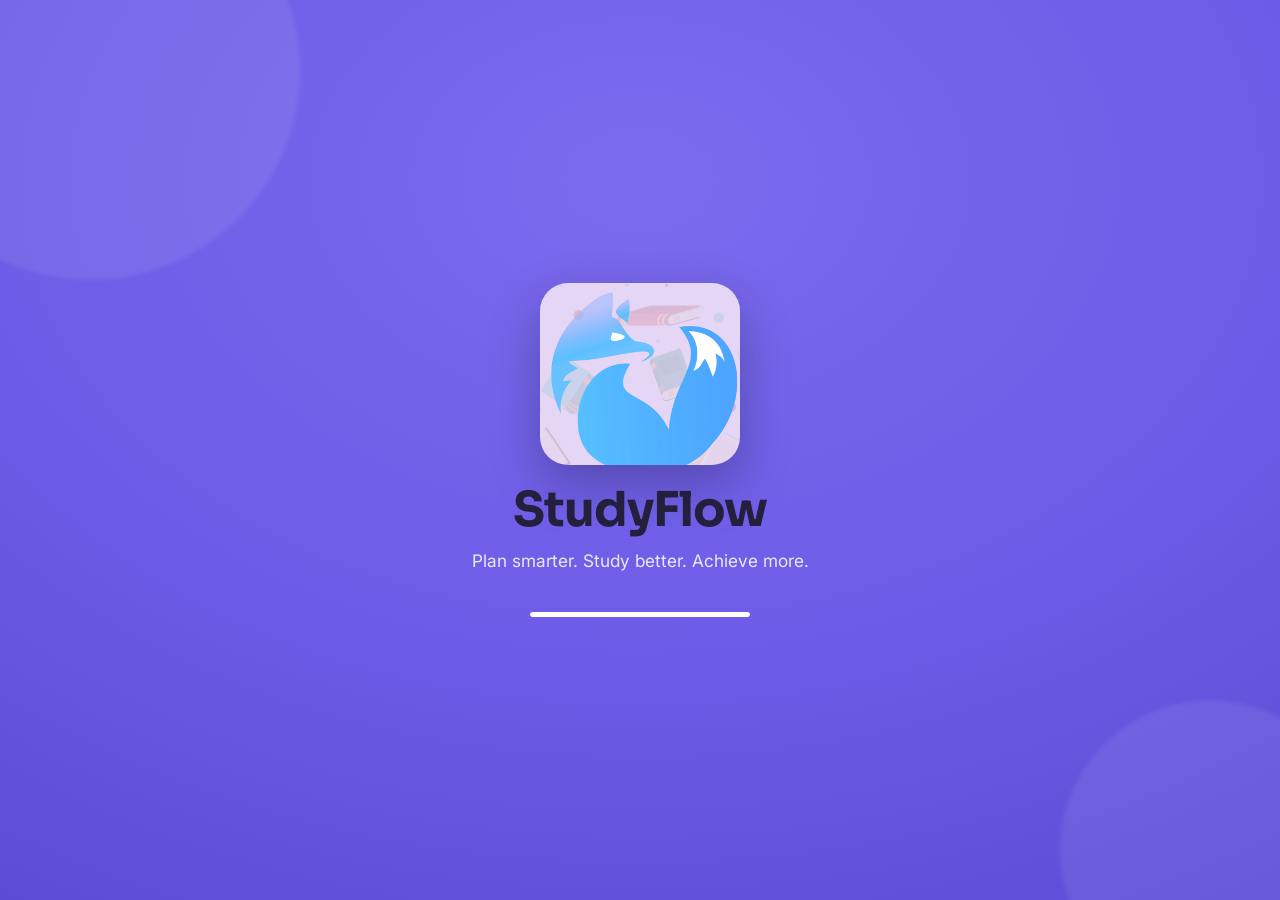
<file: index.html>
<!DOCTYPE html>
<html lang="en">
<head>
<meta charset="UTF-8">
<meta name="viewport" content="width=device-width, initial-scale=1.0">
<script>
  // Apply saved theme immediately (before CSS paints) to avoid a light/dark flash.
  (function () {
    try {
      var raw = localStorage.getItem('sf_settings');
      var settings = raw ? JSON.parse(raw) : null;
      var mode = (settings && settings.appearance) || 'light';
      var effective = mode;
      if (mode === 'system') {
        effective = (window.matchMedia && window.matchMedia('(prefers-color-scheme: dark)').matches) ? 'dark' : 'light';
      }
      document.documentElement.setAttribute('data-theme', effective);
    } catch (e) { /* localStorage unavailable — default light theme applies */ }
  })();
</script>
<title>StudyFlow — Plan smarter. Study better.</title>
<meta name="description" content="StudyFlow is an all-in-one study planner and productivity dashboard for students.">
<link rel="icon" href="assets/images/favicon.png">

<link rel="preconnect" href="https://fonts.googleapis.com">
<link href="https://fonts.googleapis.com/css2?family=Sora:wght@400;600;700;800&family=Inter:wght@400;500;600;700&display=swap" rel="stylesheet">
<link href="https://cdn.jsdelivr.net/npm/bootstrap@5.3.3/dist/css/bootstrap.min.css" rel="stylesheet">
<link rel="stylesheet" href="https://cdn.jsdelivr.net/npm/bootstrap-icons@1.11.3/font/bootstrap-icons.css">
<link rel="stylesheet" href="css/style.css">
</head>
<body>

<div class="splash-screen">
  <div class="splash-orb o1"></div>
  <div class="splash-orb o2"></div>

  <div class="splash-content">
    <div class="splash-fox">
      <img src="assets/images/logo-mark.png" alt="StudyFlow fox mascot">
    </div>
    <h1 class="splash-title">StudyFlow</h1>
    <p class="splash-sub">Plan smarter. Study better. Achieve more.</p>
    <div class="splash-loader"><div class="splash-loader-bar"></div></div>
  </div>
</div>

<script>
  setTimeout(function () {
    window.location.href = 'login.html';
  }, 2000);
</script>
</body>
</html>
</file>
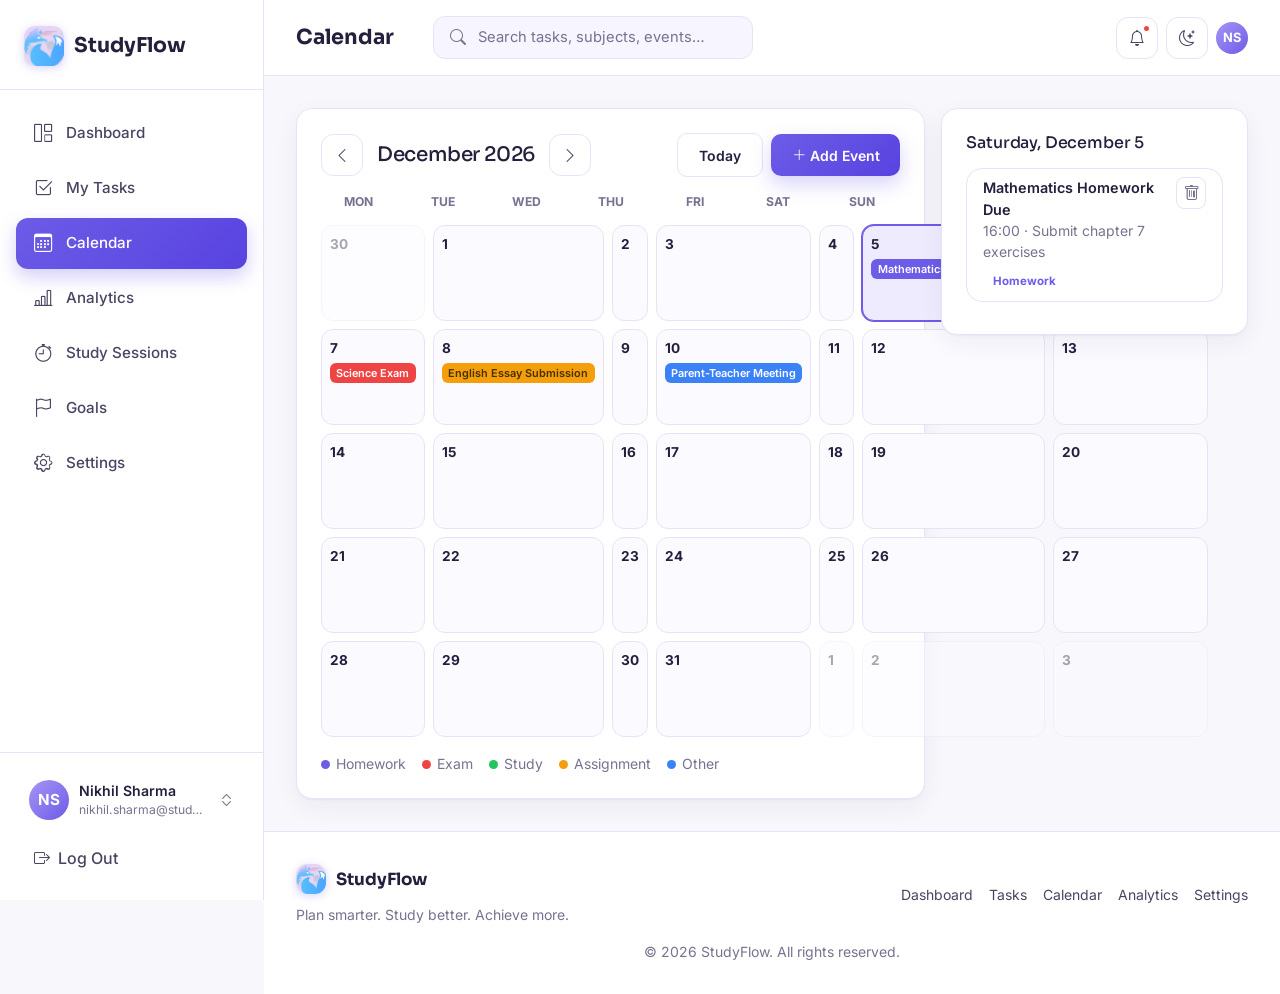
<file: calendar.html>
<!DOCTYPE html>
<html lang="en">
<head>
<meta charset="UTF-8">
<meta name="viewport" content="width=device-width, initial-scale=1.0">
<script>
  // Apply saved theme immediately (before CSS paints) to avoid a light/dark flash.
  (function () {
    try {
      var raw = localStorage.getItem('sf_settings');
      var settings = raw ? JSON.parse(raw) : null;
      var mode = (settings && settings.appearance) || 'light';
      var effective = mode;
      if (mode === 'system') {
        effective = (window.matchMedia && window.matchMedia('(prefers-color-scheme: dark)').matches) ? 'dark' : 'light';
      }
      document.documentElement.setAttribute('data-theme', effective);
    } catch (e) { /* localStorage unavailable — default light theme applies */ }
  })();
</script>
<title>Calendar — StudyFlow</title>
<link rel="icon" href="assets/images/favicon.png">
<link rel="preconnect" href="https://fonts.googleapis.com">
<link href="https://fonts.googleapis.com/css2?family=Sora:wght@400;600;700;800&family=Inter:wght@400;500;600;700&display=swap" rel="stylesheet">
<link href="https://cdn.jsdelivr.net/npm/bootstrap@5.3.3/dist/css/bootstrap.min.css" rel="stylesheet">
<link rel="stylesheet" href="https://cdn.jsdelivr.net/npm/bootstrap-icons@1.11.3/font/bootstrap-icons.css">
<link rel="stylesheet" href="css/style.css">
</head>
<body data-page="calendar" data-title="Calendar">

<div class="sf-sidebar-backdrop"></div>
<div class="app-shell">
  <aside class="sf-sidebar" data-sf-sidebar-slot></aside>

  <div class="sf-main">
    <header class="sf-header" data-sf-header-slot></header>

    <main class="sf-content">
      <div class="row g-3">
        <div class="col-lg-8">
          <div class="sf-card sf-slide-up">
            <div class="sf-card-body">
              <div class="d-flex flex-wrap justify-content-between align-items-center gap-2 mb-3">
                <div class="d-flex align-items-center gap-2">
                  <button class="btn-sf-icon" id="prevMonthBtn" aria-label="Previous month"><i class="bi bi-chevron-left"></i></button>
                  <h3 class="h5 mb-0" id="calMonthLabel" style="min-width:170px;text-align:center">Month Year</h3>
                  <button class="btn-sf-icon" id="nextMonthBtn" aria-label="Next month"><i class="bi bi-chevron-right"></i></button>
                </div>
                <div class="d-flex align-items-center gap-2">
                  <button class="btn btn-sf-outline btn-sm" id="todayBtn">Today</button>
                  <button class="btn btn-sf-primary btn-sm" data-bs-toggle="modal" data-bs-target="#addEventModal">
                    <i class="bi bi-plus-lg me-1"></i>Add Event
                  </button>
                </div>
              </div>

              <div class="sf-calendar-grid mb-2">
                <div class="sf-cal-dow">Mon</div><div class="sf-cal-dow">Tue</div><div class="sf-cal-dow">Wed</div>
                <div class="sf-cal-dow">Thu</div><div class="sf-cal-dow">Fri</div><div class="sf-cal-dow">Sat</div><div class="sf-cal-dow">Sun</div>
              </div>
              <div class="sf-calendar-grid" id="calGrid"></div>

              <div class="d-flex flex-wrap gap-3 mt-3 small text-muted-sf">
                <span><span class="sf-legend-dot" style="background:var(--sf-primary)"></span>Homework</span>
                <span><span class="sf-legend-dot" style="background:var(--sf-danger)"></span>Exam</span>
                <span><span class="sf-legend-dot" style="background:var(--sf-success)"></span>Study</span>
                <span><span class="sf-legend-dot" style="background:var(--sf-warning)"></span>Assignment</span>
                <span><span class="sf-legend-dot" style="background:var(--sf-info)"></span>Other</span>
              </div>
            </div>
          </div>
        </div>

        <div class="col-lg-4">
          <div class="sf-card sf-slide-up">
            <div class="sf-card-body">
              <h3 class="h6 mb-3" id="selectedDayLabel">Selected day</h3>
              <div id="selectedDayEvents"></div>
            </div>
          </div>
        </div>
      </div>
    </main>

    <footer class="sf-footer" data-sf-footer-slot></footer>
  </div>
</div>

<!-- Add Event Modal -->
<div class="modal fade" id="addEventModal" tabindex="-1" aria-hidden="true">
  <div class="modal-dialog modal-dialog-centered">
    <div class="modal-content sf-card">
      <div class="modal-header border-0">
        <h5 class="modal-title">Add Event</h5>
        <button type="button" class="btn-close" data-bs-dismiss="modal"></button>
      </div>
      <form id="addEventForm">
        <div class="modal-body">
          <div class="sf-field">
            <label class="sf-label">Event Name</label>
            <input type="text" class="form-control sf-input" id="eventName" required>
          </div>
          <div class="row">
            <div class="col-6 sf-field">
              <label class="sf-label">Date</label>
              <input type="date" class="form-control sf-input" id="eventDate" required>
            </div>
            <div class="col-6 sf-field">
              <label class="sf-label">Time</label>
              <input type="time" class="form-control sf-input" id="eventTime">
            </div>
          </div>
          <div class="sf-field">
            <label class="sf-label">Type</label>
            <select class="form-select sf-input" id="eventType">
              <option>Homework</option><option>Exam</option><option>Study</option><option>Assignment</option><option>Other</option>
            </select>
          </div>
          <div class="sf-field">
            <label class="sf-label">Description</label>
            <textarea class="form-control sf-input" id="eventDescription" rows="2"></textarea>
          </div>
        </div>
        <div class="modal-footer border-0">
          <button type="button" class="btn btn-sf-outline" data-bs-dismiss="modal">Cancel</button>
          <button type="submit" class="btn btn-sf-primary">Add Event</button>
        </div>
      </form>
    </div>
  </div>
</div>

<script src="https://cdn.jsdelivr.net/npm/bootstrap@5.3.3/dist/js/bootstrap.bundle.min.js"></script>
<script src="js/script.js"></script>
<script src="js/calendar.js"></script>
</body>
</html>
</file>
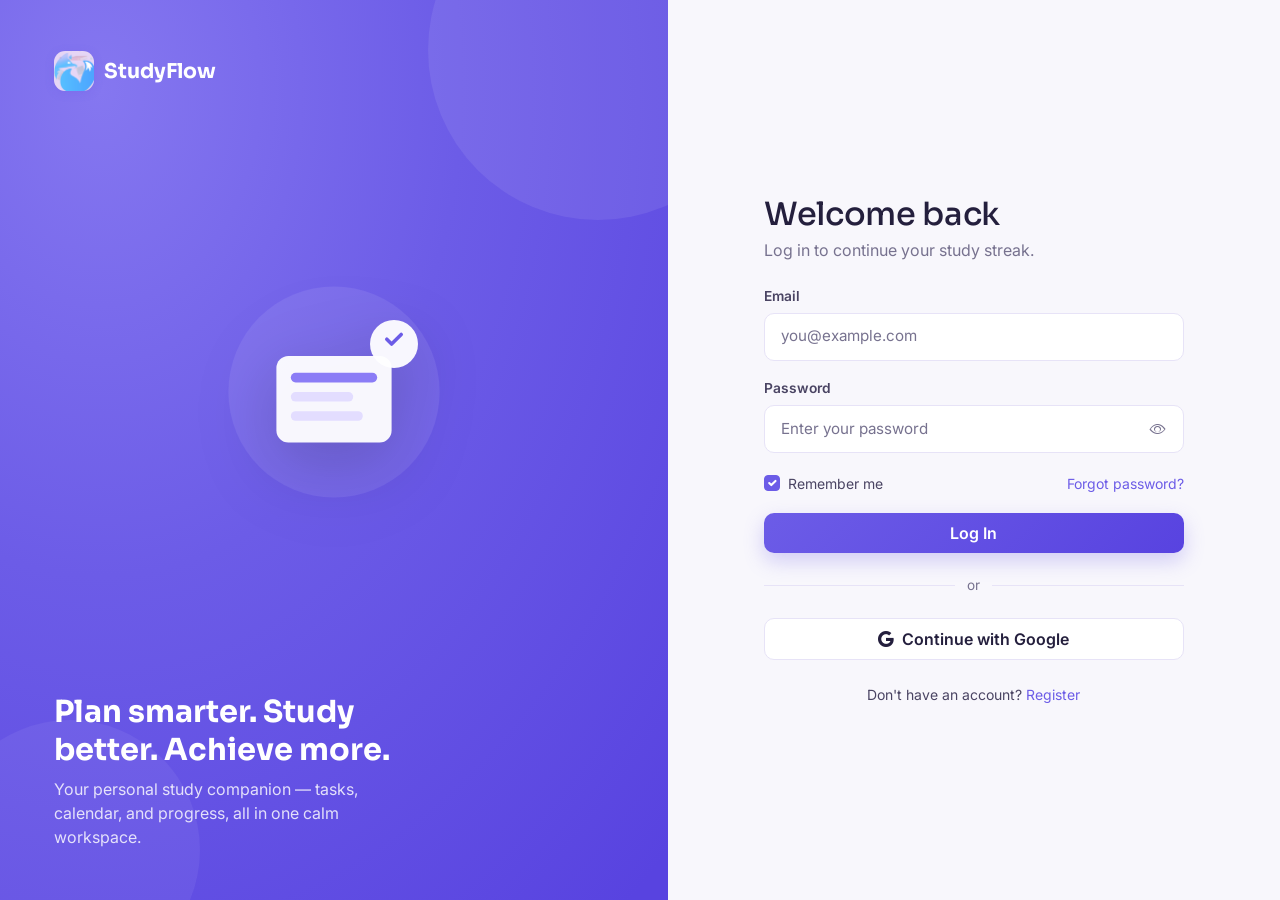
<file: login.html>
<!DOCTYPE html>
<html lang="en">
<head>
<meta charset="UTF-8">
<meta name="viewport" content="width=device-width, initial-scale=1.0">
<script>
  // Apply saved theme immediately (before CSS paints) to avoid a light/dark flash.
  (function () {
    try {
      var raw = localStorage.getItem('sf_settings');
      var settings = raw ? JSON.parse(raw) : null;
      var mode = (settings && settings.appearance) || 'light';
      var effective = mode;
      if (mode === 'system') {
        effective = (window.matchMedia && window.matchMedia('(prefers-color-scheme: dark)').matches) ? 'dark' : 'light';
      }
      document.documentElement.setAttribute('data-theme', effective);
    } catch (e) { /* localStorage unavailable — default light theme applies */ }
  })();
</script>
<title>Log in — StudyFlow</title>
<link rel="icon" href="assets/images/favicon.png">
<link rel="preconnect" href="https://fonts.googleapis.com">
<link href="https://fonts.googleapis.com/css2?family=Sora:wght@400;600;700;800&family=Inter:wght@400;500;600;700&display=swap" rel="stylesheet">
<link href="https://cdn.jsdelivr.net/npm/bootstrap@5.3.3/dist/css/bootstrap.min.css" rel="stylesheet">
<link rel="stylesheet" href="https://cdn.jsdelivr.net/npm/bootstrap-icons@1.11.3/font/bootstrap-icons.css">
<link rel="stylesheet" href="css/style.css">
</head>
<body>

<div class="auth-shell">
  <div class="auth-side">
    <div class="sf-logo">
      <span class="sf-logo-mark">
        <img src="assets/images/logo-mark.png" alt="StudyFlow fox mascot">
      </span>
      StudyFlow
    </div>

    <div class="auth-illustration">
      <svg viewBox="0 0 200 200" fill="none" xmlns="http://www.w3.org/2000/svg" aria-hidden="true">
        <circle cx="100" cy="100" r="88" fill="rgba(255,255,255,0.08)"/>
        <rect x="52" y="70" width="96" height="72" rx="10" fill="#ffffff" opacity="0.95"/>
        <rect x="64" y="84" width="72" height="8" rx="4" fill="#8B7CF6"/>
        <rect x="64" y="100" width="52" height="8" rx="4" fill="#E3DDFF"/>
        <rect x="64" y="116" width="60" height="8" rx="4" fill="#E3DDFF"/>
        <circle cx="150" cy="60" r="20" fill="#ffffff" opacity="0.95"/>
        <path d="M144 56l4 4 8-8" stroke="#6C5CE7" stroke-width="3" stroke-linecap="round" stroke-linejoin="round"/>
      </svg>
    </div>

    <div>
      <div class="auth-tagline mb-2">Plan smarter. Study better. Achieve more.</div>
      <div class="auth-sub">Your personal study companion — tasks, calendar, and progress, all in one calm workspace.</div>
    </div>
  </div>

  <div class="auth-form-side">
    <div class="auth-card sf-fade-in">
      <h2 class="mb-1">Welcome back</h2>
      <p class="text-muted-sf mb-4">Log in to continue your study streak.</p>

      <form id="loginForm" novalidate>
        <div class="sf-field">
          <label class="sf-label" for="loginEmail">Email</label>
          <input type="email" class="form-control sf-input" id="loginEmail" placeholder="you@example.com" required>
          <div class="invalid-feedback">Please enter a valid email address.</div>
        </div>

        <div class="sf-field">
          <label class="sf-label" for="loginPassword">Password</label>
          <div class="position-relative">
            <input type="password" class="form-control sf-input" id="loginPassword" placeholder="Enter your password" required minlength="6">
            <button type="button" class="toggle-pw" data-toggle-target="loginPassword" aria-label="Show password">
              <i class="bi bi-eye"></i>
            </button>
          </div>
          <div class="invalid-feedback">Password must be at least 6 characters.</div>
        </div>

        <div class="d-flex justify-content-between align-items-center mb-3">
          <div class="form-check">
            <input class="form-check-input" type="checkbox" id="rememberMe" checked>
            <label class="form-check-label small text-soft-sf" for="rememberMe">Remember me</label>
          </div>
          <a href="#" class="small" data-bs-toggle="modal" data-bs-target="#forgotModal">Forgot password?</a>
        </div>

        <button type="submit" class="btn btn-sf-primary w-100 py-2">Log In</button>

        <div class="auth-divider">or</div>

        <button type="button" id="googleBtn" class="btn btn-sf-outline w-100 py-2 d-flex align-items-center justify-content-center gap-2">
          <i class="bi bi-google"></i> Continue with Google
        </button>

        <p class="text-center mt-4 mb-0 small text-soft-sf">
          Don't have an account? <a href="register.html">Register</a>
        </p>
      </form>
    </div>
  </div>
</div>

<!-- Forgot password modal -->
<div class="modal fade" id="forgotModal" tabindex="-1" aria-hidden="true">
  <div class="modal-dialog modal-dialog-centered">
    <div class="modal-content sf-card">
      <div class="modal-header border-0">
        <h5 class="modal-title">Reset your password</h5>
        <button type="button" class="btn-close" data-bs-dismiss="modal"></button>
      </div>
      <div class="modal-body">
        <p class="text-muted-sf">Enter your email and we'll send a reset link your way.</p>
        <input type="email" class="form-control sf-input" placeholder="you@example.com">
      </div>
      <div class="modal-footer border-0">
        <button type="button" class="btn btn-sf-outline" data-bs-dismiss="modal">Cancel</button>
        <button type="button" class="btn btn-sf-primary" id="sendResetBtn">Send Link</button>
      </div>
    </div>
  </div>
</div>

<script src="https://cdn.jsdelivr.net/npm/bootstrap@5.3.3/dist/js/bootstrap.bundle.min.js"></script>
<script src="js/script.js"></script>
<script>
  // Show/hide password
  document.querySelectorAll('.toggle-pw').forEach(function (btn) {
    btn.addEventListener('click', function () {
      var input = document.getElementById(btn.getAttribute('data-toggle-target'));
      var icon = btn.querySelector('i');
      if (input.type === 'password') { input.type = 'text'; icon.className = 'bi bi-eye-slash'; }
      else { input.type = 'password'; icon.className = 'bi bi-eye'; }
    });
  });

  // Login form validation + "auth"
  var form = document.getElementById('loginForm');
  form.addEventListener('submit', function (e) {
    e.preventDefault();
    e.stopPropagation();
    if (!form.checkValidity()) {
      form.classList.add('was-validated');
      return;
    }
    var btn = form.querySelector('button[type="submit"]');
    btn.disabled = true;
    btn.innerHTML = '<span class="spinner-border spinner-border-sm me-2"></span>Logging in…';
    setTimeout(function () { window.location.href = 'dashboard.html'; }, 700);
  });

  document.getElementById('googleBtn').addEventListener('click', function () {
    SF.toast('Signed in with Google (demo)', 'bi-google');
    setTimeout(function () { window.location.href = 'dashboard.html'; }, 600);
  });

  document.getElementById('sendResetBtn').addEventListener('click', function () {
    SF.toast('Reset link sent — check your inbox', 'bi-envelope-check');
    var modalEl = document.getElementById('forgotModal');
    bootstrap.Modal.getInstance(modalEl)?.hide();
  });
</script>
</body>
</html>
</file>
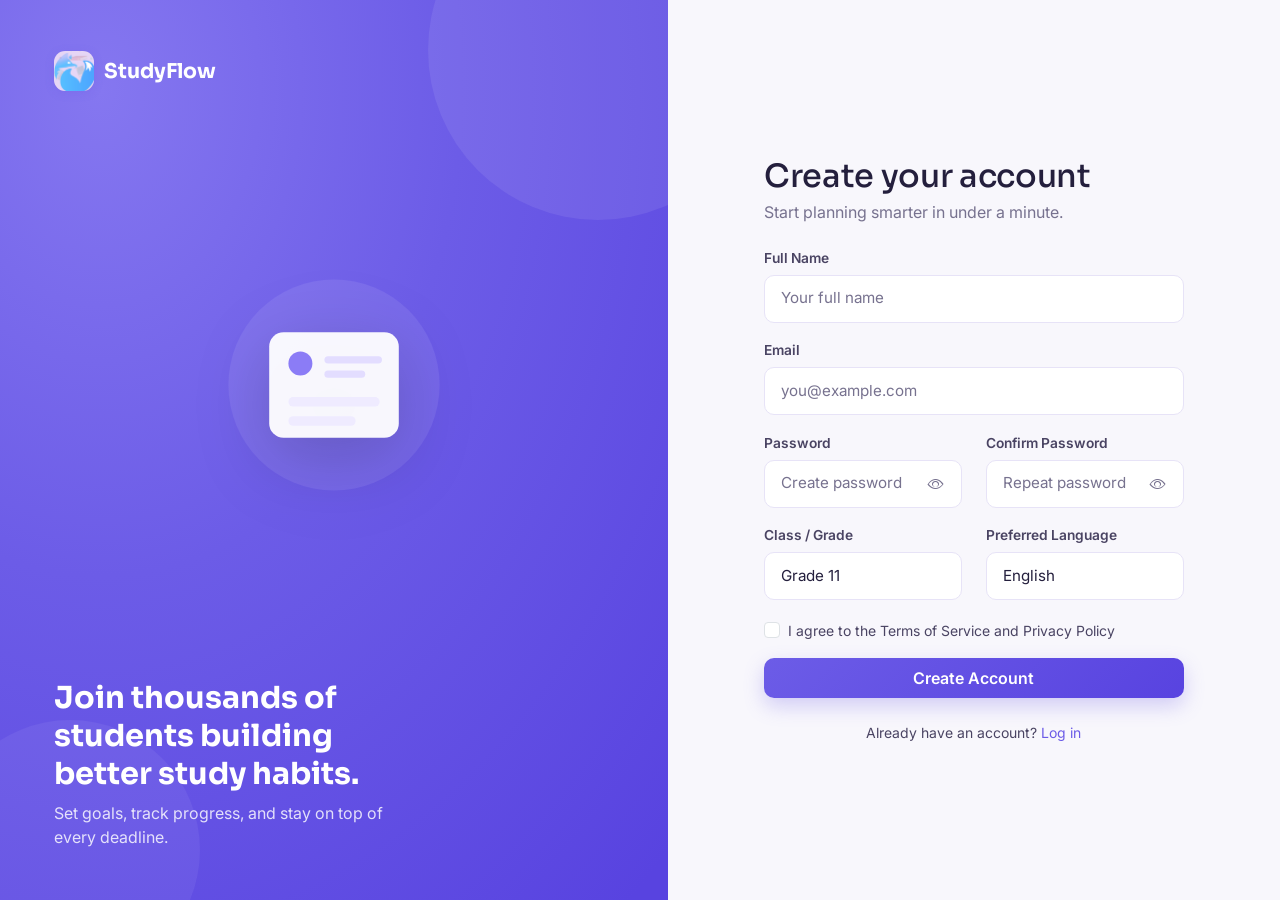
<file: register.html>
<!DOCTYPE html>
<html lang="en">
<head>
<meta charset="UTF-8">
<meta name="viewport" content="width=device-width, initial-scale=1.0">
<script>
  // Apply saved theme immediately (before CSS paints) to avoid a light/dark flash.
  (function () {
    try {
      var raw = localStorage.getItem('sf_settings');
      var settings = raw ? JSON.parse(raw) : null;
      var mode = (settings && settings.appearance) || 'light';
      var effective = mode;
      if (mode === 'system') {
        effective = (window.matchMedia && window.matchMedia('(prefers-color-scheme: dark)').matches) ? 'dark' : 'light';
      }
      document.documentElement.setAttribute('data-theme', effective);
    } catch (e) { /* localStorage unavailable — default light theme applies */ }
  })();
</script>
<title>Create Account — StudyFlow</title>
<link rel="icon" href="assets/images/favicon.png">
<link rel="preconnect" href="https://fonts.googleapis.com">
<link href="https://fonts.googleapis.com/css2?family=Sora:wght@400;600;700;800&family=Inter:wght@400;500;600;700&display=swap" rel="stylesheet">
<link href="https://cdn.jsdelivr.net/npm/bootstrap@5.3.3/dist/css/bootstrap.min.css" rel="stylesheet">
<link rel="stylesheet" href="https://cdn.jsdelivr.net/npm/bootstrap-icons@1.11.3/font/bootstrap-icons.css">
<link rel="stylesheet" href="css/style.css">
</head>
<body>

<div class="auth-shell">
  <div class="auth-side">
    <div class="sf-logo">
      <span class="sf-logo-mark">
        <img src="assets/images/logo-mark.png" alt="StudyFlow fox mascot">
      </span>
      StudyFlow
    </div>

    <div class="auth-illustration">
      <svg viewBox="0 0 200 200" fill="none" xmlns="http://www.w3.org/2000/svg" aria-hidden="true">
        <circle cx="100" cy="100" r="88" fill="rgba(255,255,255,0.08)"/>
        <rect x="46" y="56" width="108" height="88" rx="12" fill="#ffffff" opacity="0.95"/>
        <circle cx="72" cy="82" r="10" fill="#8B7CF6"/>
        <rect x="92" y="76" width="48" height="6" rx="3" fill="#E3DDFF"/>
        <rect x="92" y="88" width="34" height="6" rx="3" fill="#E3DDFF"/>
        <rect x="62" y="110" width="76" height="8" rx="4" fill="#EFEBFF"/>
        <rect x="62" y="126" width="56" height="8" rx="4" fill="#EFEBFF"/>
      </svg>
    </div>

    <div>
      <div class="auth-tagline mb-2">Join thousands of students building better study habits.</div>
      <div class="auth-sub">Set goals, track progress, and stay on top of every deadline.</div>
    </div>
  </div>

  <div class="auth-form-side">
    <div class="auth-card sf-fade-in">
      <h2 class="mb-1">Create your account</h2>
      <p class="text-muted-sf mb-4">Start planning smarter in under a minute.</p>

      <form id="registerForm" novalidate>
        <div class="sf-field">
          <label class="sf-label" for="regName">Full Name</label>
          <input type="text" class="form-control sf-input" id="regName" placeholder="Your full name" required>
          <div class="invalid-feedback">Please enter your name.</div>
        </div>

        <div class="sf-field">
          <label class="sf-label" for="regEmail">Email</label>
          <input type="email" class="form-control sf-input" id="regEmail" placeholder="you@example.com" required>
          <div class="invalid-feedback">Please enter a valid email address.</div>
        </div>

        <div class="row">
          <div class="col-6 sf-field">
            <label class="sf-label" for="regPassword">Password</label>
            <div class="position-relative">
              <input type="password" class="form-control sf-input" id="regPassword" placeholder="Create password" required minlength="6">
              <button type="button" class="toggle-pw" data-toggle-target="regPassword" aria-label="Show password"><i class="bi bi-eye"></i></button>
            </div>
            <div class="invalid-feedback">Min. 6 characters.</div>
          </div>
          <div class="col-6 sf-field">
            <label class="sf-label" for="regConfirm">Confirm Password</label>
            <div class="position-relative">
              <input type="password" class="form-control sf-input" id="regConfirm" placeholder="Repeat password" required minlength="6">
              <button type="button" class="toggle-pw" data-toggle-target="regConfirm" aria-label="Show password"><i class="bi bi-eye"></i></button>
            </div>
            <div class="invalid-feedback">Passwords must match.</div>
          </div>
        </div>

        <div class="row">
          <div class="col-6 sf-field">
            <label class="sf-label" for="regGrade">Class / Grade</label>
            <select class="form-select sf-input" id="regGrade" required>
              <option value="" selected disabled>Select grade</option>
              <option>Grade 8</option>
              <option>Grade 9</option>
              <option>Grade 10</option>
              <option selected>Grade 11</option>
              <option>Grade 12</option>
              <option>Undergraduate</option>
            </select>
            <div class="invalid-feedback">Please select a grade.</div>
          </div>
          <div class="col-6 sf-field">
            <label class="sf-label" for="regLang">Preferred Language</label>
            <select class="form-select sf-input" id="regLang">
              <option selected>English</option>
              <option>Hindi</option>
              <option>Spanish</option>
              <option>French</option>
              <option>German</option>
              <option>Tamil</option>
              <option>Japanese</option>
            </select>
          </div>
        </div>

        <div class="form-check mb-3">
          <input class="form-check-input" type="checkbox" id="agreeTerms" required>
          <label class="form-check-label small text-soft-sf" for="agreeTerms">I agree to the Terms of Service and Privacy Policy</label>
          <div class="invalid-feedback">You must agree before continuing.</div>
        </div>

        <button type="submit" class="btn btn-sf-primary w-100 py-2">Create Account</button>

        <p class="text-center mt-4 mb-0 small text-soft-sf">
          Already have an account? <a href="login.html">Log in</a>
        </p>
      </form>
    </div>
  </div>
</div>

<script src="https://cdn.jsdelivr.net/npm/bootstrap@5.3.3/dist/js/bootstrap.bundle.min.js"></script>
<script src="js/script.js"></script>
<script>
  document.querySelectorAll('.toggle-pw').forEach(function (btn) {
    btn.addEventListener('click', function () {
      var input = document.getElementById(btn.getAttribute('data-toggle-target'));
      var icon = btn.querySelector('i');
      if (input.type === 'password') { input.type = 'text'; icon.className = 'bi bi-eye-slash'; }
      else { input.type = 'password'; icon.className = 'bi bi-eye'; }
    });
  });

  var form = document.getElementById('registerForm');
  form.addEventListener('submit', function (e) {
    e.preventDefault();
    e.stopPropagation();

    var pw = document.getElementById('regPassword');
    var confirm = document.getElementById('regConfirm');
    confirm.setCustomValidity(pw.value !== confirm.value ? 'mismatch' : '');

    if (!form.checkValidity()) {
      form.classList.add('was-validated');
      return;
    }

    var user = {
      name: document.getElementById('regName').value.trim(),
      email: document.getElementById('regEmail').value.trim(),
      grade: document.getElementById('regGrade').value,
      avatar: ''
    };
    SF.User.save(user);
    var settings = SF.Settings.get();
    settings.language = document.getElementById('regLang').value;
    SF.Settings.save(settings);

    var btn = form.querySelector('button[type="submit"]');
    btn.disabled = true;
    btn.innerHTML = '<span class="spinner-border spinner-border-sm me-2"></span>Creating account…';
    setTimeout(function () { window.location.href = 'dashboard.html'; }, 700);
  });
</script>
</body>
</html>
</file>
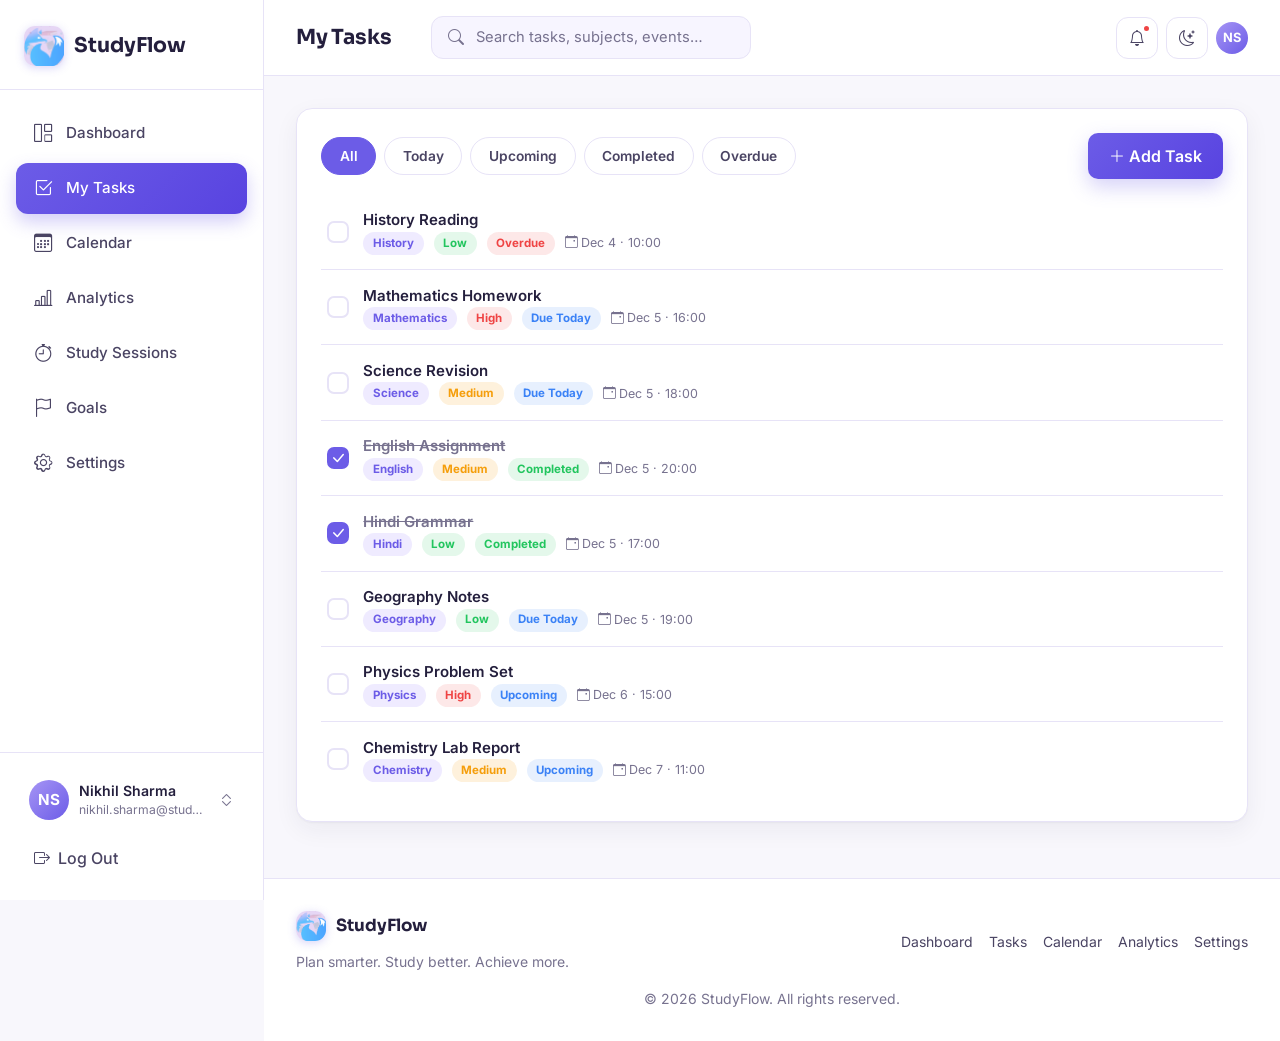
<file: tasks.html>
<!DOCTYPE html>
<html lang="en">
<head>
<meta charset="UTF-8">
<meta name="viewport" content="width=device-width, initial-scale=1.0">
<script>
  // Apply saved theme immediately (before CSS paints) to avoid a light/dark flash.
  (function () {
    try {
      var raw = localStorage.getItem('sf_settings');
      var settings = raw ? JSON.parse(raw) : null;
      var mode = (settings && settings.appearance) || 'light';
      var effective = mode;
      if (mode === 'system') {
        effective = (window.matchMedia && window.matchMedia('(prefers-color-scheme: dark)').matches) ? 'dark' : 'light';
      }
      document.documentElement.setAttribute('data-theme', effective);
    } catch (e) { /* localStorage unavailable — default light theme applies */ }
  })();
</script>
<title>My Tasks — StudyFlow</title>
<link rel="icon" href="assets/images/favicon.png">
<link rel="preconnect" href="https://fonts.googleapis.com">
<link href="https://fonts.googleapis.com/css2?family=Sora:wght@400;600;700;800&family=Inter:wght@400;500;600;700&display=swap" rel="stylesheet">
<link href="https://cdn.jsdelivr.net/npm/bootstrap@5.3.3/dist/css/bootstrap.min.css" rel="stylesheet">
<link rel="stylesheet" href="https://cdn.jsdelivr.net/npm/bootstrap-icons@1.11.3/font/bootstrap-icons.css">
<link rel="stylesheet" href="css/style.css">
</head>
<body data-page="tasks" data-title="My Tasks">

<div class="sf-sidebar-backdrop"></div>
<div class="app-shell">
  <aside class="sf-sidebar" data-sf-sidebar-slot></aside>

  <div class="sf-main">
    <header class="sf-header" data-sf-header-slot></header>

    <main class="sf-content">

      <div class="sf-card sf-slide-up mb-4">
        <div class="sf-card-body">
          <div class="d-flex flex-wrap justify-content-between align-items-center gap-3 mb-3">
            <div class="sf-filter-tabs" id="taskFilters">
              <button class="sf-filter-tab active" data-filter="all">All</button>
              <button class="sf-filter-tab" data-filter="today">Today</button>
              <button class="sf-filter-tab" data-filter="upcoming">Upcoming</button>
              <button class="sf-filter-tab" data-filter="completed">Completed</button>
              <button class="sf-filter-tab" data-filter="overdue">Overdue</button>
            </div>
            <button class="btn btn-sf-primary" data-bs-toggle="modal" data-bs-target="#addTaskModal">
              <i class="bi bi-plus-lg me-1"></i>Add Task
            </button>
          </div>
          <div id="taskListWrap"></div>
        </div>
      </div>

    </main>

    <footer class="sf-footer" data-sf-footer-slot></footer>
  </div>
</div>

<!-- Add / Edit Task Modal -->
<div class="modal fade" id="addTaskModal" tabindex="-1" aria-hidden="true">
  <div class="modal-dialog modal-dialog-centered">
    <div class="modal-content sf-card">
      <div class="modal-header border-0">
        <h5 class="modal-title" id="taskModalTitle">Add New Task</h5>
        <button type="button" class="btn-close" data-bs-dismiss="modal"></button>
      </div>
      <form id="addTaskForm">
        <input type="hidden" id="taskEditId">
        <div class="modal-body">
          <div class="sf-field">
            <label class="sf-label">Task Name</label>
            <input type="text" class="form-control sf-input" id="taskName" required>
          </div>
          <div class="row">
            <div class="col-6 sf-field">
              <label class="sf-label">Subject</label>
              <input type="text" class="form-control sf-input" id="taskSubject" placeholder="e.g. Mathematics" required>
            </div>
            <div class="col-6 sf-field">
              <label class="sf-label">Priority</label>
              <select class="form-select sf-input" id="taskPriority">
                <option>Low</option><option selected>Medium</option><option>High</option>
              </select>
            </div>
          </div>
          <div class="sf-field">
            <label class="sf-label">Description</label>
            <textarea class="form-control sf-input" id="taskDescription" rows="2"></textarea>
          </div>
          <div class="row">
            <div class="col-6 sf-field">
              <label class="sf-label">Due Date</label>
              <input type="date" class="form-control sf-input" id="taskDueDate" required>
            </div>
            <div class="col-6 sf-field">
              <label class="sf-label">Due Time</label>
              <input type="time" class="form-control sf-input" id="taskDueTime">
            </div>
          </div>
        </div>
        <div class="modal-footer border-0">
          <button type="button" class="btn btn-sf-outline" data-bs-dismiss="modal">Cancel</button>
          <button type="submit" class="btn btn-sf-primary" id="taskSubmitBtn">Add Task</button>
        </div>
      </form>
    </div>
  </div>
</div>

<script src="https://cdn.jsdelivr.net/npm/bootstrap@5.3.3/dist/js/bootstrap.bundle.min.js"></script>
<script src="js/script.js"></script>
<script src="js/tasks.js"></script>
</body>
</html>
</file>
<file: css/style.css>
/* =========================================================
   StudyFlow — Core Stylesheet
   Design tokens, layout primitives, components, dark mode
   ========================================================= */

:root {
  /* --- Color tokens --- */
  --sf-primary: #6C5CE7;
  --sf-primary-dark: #5843e0;
  --sf-primary-light: #A695F5;
  --sf-accent: #8B7CF6;
  --sf-lavender-50: #F7F5FF;
  --sf-lavender-100: #EFEBFF;
  --sf-lavender-200: #E3DDFF;
  --sf-ink: #241F3D;
  --sf-ink-soft: #4A4463;
  --sf-muted: #77728F;
  --sf-border: #E7E3F7;
  --sf-white: #FFFFFF;
  --sf-success: #22C55E;
  --sf-warning: #F59E0B;
  --sf-danger: #EF4444;
  --sf-info: #3B82F6;

  /* --- Surface tokens (swap in dark mode) --- */
  --sf-bg: #F8F7FC;
  --sf-surface: #FFFFFF;
  --sf-surface-2: #FBFAFF;
  --sf-text: var(--sf-ink);
  --sf-text-soft: var(--sf-ink-soft);
  --sf-text-muted: var(--sf-muted);
  --sf-border-color: var(--sf-border);
  --sf-shadow: 0 1px 2px rgba(36, 31, 61, 0.04), 0 8px 24px rgba(36, 31, 61, 0.06);
  --sf-shadow-lg: 0 12px 40px rgba(76, 61, 150, 0.14);

  /* --- Sizing --- */
  --sf-sidebar-w: 264px;
  --sf-header-h: 76px;
  --sf-radius-sm: 10px;
  --sf-radius: 16px;
  --sf-radius-lg: 22px;

  /* --- Type --- */
  --sf-font-display: 'Sora', 'Plus Jakarta Sans', sans-serif;
  --sf-font-body: 'Inter', sans-serif;
}

[data-theme="dark"] {
  --sf-bg: #15121F;
  --sf-surface: #1E1A2E;
  --sf-surface-2: #241F38;
  --sf-text: #F1EFFA;
  --sf-text-soft: #C9C4E0;
  --sf-text-muted: #918CAE;
  --sf-border-color: #2E2846;
  --sf-lavender-50: #221D36;
  --sf-lavender-100: #29233F;
  --sf-lavender-200: #322A4C;
  --sf-shadow: 0 1px 2px rgba(0, 0, 0, 0.2), 0 8px 24px rgba(0, 0, 0, 0.35);
  --sf-shadow-lg: 0 16px 44px rgba(0, 0, 0, 0.45);
}

* { box-sizing: border-box; }

html { scroll-behavior: smooth; }

body {
  font-family: var(--sf-font-body);
  background: var(--sf-bg);
  color: var(--sf-text);
  transition: background 0.3s ease, color 0.3s ease;
  -webkit-font-smoothing: antialiased;
}

h1, h2, h3, h4, h5, h6, .display-font {
  font-family: var(--sf-font-display);
  color: var(--sf-text);
  letter-spacing: -0.01em;
}

a { text-decoration: none; color: var(--sf-primary); }
::selection { background: var(--sf-lavender-200); }

:focus-visible {
  outline: 2px solid var(--sf-primary);
  outline-offset: 2px;
  border-radius: 6px;
}

.text-muted-sf { color: var(--sf-text-muted) !important; }
.text-soft-sf { color: var(--sf-text-soft) !important; }

/* =========================================================
   Utility animations
   ========================================================= */
@keyframes sfFadeIn {
  from { opacity: 0; transform: translateY(10px); }
  to { opacity: 1; transform: translateY(0); }
}
@keyframes sfSlideUp {
  from { opacity: 0; transform: translateY(24px); }
  to { opacity: 1; transform: translateY(0); }
}
@keyframes sfPulse {
  0%, 100% { transform: scale(1); }
  50% { transform: scale(1.06); }
}
@keyframes sfFloat {
  0%, 100% { transform: translateY(0); }
  50% { transform: translateY(-10px); }
}
@keyframes sfSpin { to { transform: rotate(360deg); } }
@keyframes sfDash {
  to { stroke-dashoffset: 0; }
}

.sf-fade-in { animation: sfFadeIn 0.5s ease both; }
.sf-slide-up { animation: sfSlideUp 0.55s cubic-bezier(.22,.61,.36,1) both; }
.sf-delay-1 { animation-delay: .08s; }
.sf-delay-2 { animation-delay: .16s; }
.sf-delay-3 { animation-delay: .24s; }
.sf-delay-4 { animation-delay: .32s; }

@media (prefers-reduced-motion: reduce) {
  *, *::before, *::after { animation-duration: 0.001ms !important; animation-iteration-count: 1 !important; transition-duration: 0.001ms !important; }
}

/* =========================================================
   Fox mark (shared logo)
   ========================================================= */
.sf-logo {
  display: inline-flex;
  align-items: center;
  gap: 10px;
  font-family: var(--sf-font-display);
  font-weight: 700;
  font-size: 1.28rem;
  color: var(--sf-text);
}
.sf-logo-mark {
  width: 40px;
  height: 40px;
  flex-shrink: 0;
  border-radius: 11px;
  overflow: hidden;
  box-shadow: 0 2px 8px rgba(108, 92, 231, 0.25);
}
.sf-logo-mark img { width: 100%; height: 100%; object-fit: cover; display: block; }

/* =========================================================
   Buttons
   ========================================================= */
.btn-sf-primary {
  background: linear-gradient(135deg, var(--sf-primary) 0%, var(--sf-primary-dark) 100%);
  border: none;
  color: #fff;
  font-weight: 600;
  padding: 0.68rem 1.3rem;
  border-radius: var(--sf-radius-sm);
  box-shadow: 0 8px 20px rgba(108, 92, 231, 0.28);
  transition: transform 0.18s ease, box-shadow 0.18s ease, filter 0.18s ease;
}
.btn-sf-primary:hover {
  transform: translateY(-2px);
  box-shadow: 0 12px 26px rgba(108, 92, 231, 0.36);
  filter: brightness(1.04);
  color: #fff;
}
.btn-sf-primary:active { transform: translateY(0); }

.btn-sf-outline {
  background: var(--sf-surface);
  border: 1.5px solid var(--sf-border-color);
  color: var(--sf-text);
  font-weight: 600;
  padding: 0.66rem 1.3rem;
  border-radius: var(--sf-radius-sm);
  transition: all 0.18s ease;
}
.btn-sf-outline:hover {
  border-color: var(--sf-primary);
  background: var(--sf-lavender-50);
  color: var(--sf-primary);
}

.btn-sf-ghost {
  background: transparent;
  border: none;
  color: var(--sf-text-soft);
  font-weight: 500;
  padding: 0.5rem 0.9rem;
  border-radius: var(--sf-radius-sm);
  transition: all 0.15s ease;
}
.btn-sf-ghost:hover { background: var(--sf-lavender-50); color: var(--sf-primary); }

.btn-sf-icon {
  width: 42px; height: 42px;
  display: inline-flex; align-items: center; justify-content: center;
  border-radius: 12px;
  background: var(--sf-surface);
  border: 1px solid var(--sf-border-color);
  color: var(--sf-text-soft);
  transition: all 0.18s ease;
  position: relative;
}
.btn-sf-icon:hover { background: var(--sf-lavender-50); color: var(--sf-primary); border-color: var(--sf-lavender-200); transform: translateY(-1px); }

/* =========================================================
   Form controls
   ========================================================= */
.sf-input, .form-select.sf-input {
  background: var(--sf-surface);
  border: 1.5px solid var(--sf-border-color);
  color: var(--sf-text);
  border-radius: var(--sf-radius-sm);
  padding: 0.72rem 1rem;
  font-size: 0.95rem;
  transition: border-color 0.18s ease, box-shadow 0.18s ease;
}
.sf-input:focus {
  border-color: var(--sf-primary);
  box-shadow: 0 0 0 4px rgba(108, 92, 231, 0.14);
  background: var(--sf-surface);
  color: var(--sf-text);
}
.sf-input::placeholder { color: var(--sf-text-muted); }
.sf-label { font-weight: 600; font-size: 0.86rem; color: var(--sf-text-soft); margin-bottom: 0.4rem; display: block; }
.sf-field { position: relative; margin-bottom: 1.1rem; }
.sf-field .toggle-pw {
  position: absolute; right: 12px; top: 50%; transform: translateY(-50%);
  background: none; border: none; color: var(--sf-text-muted); cursor: pointer;
}
.form-check-input:checked { background-color: var(--sf-primary); border-color: var(--sf-primary); }

/* =========================================================
   Cards
   ========================================================= */
.sf-card {
  background: var(--sf-surface);
  border: 1px solid var(--sf-border-color);
  border-radius: var(--sf-radius);
  box-shadow: var(--sf-shadow);
  transition: box-shadow 0.25s ease, transform 0.25s ease, border-color 0.25s ease;
}
.sf-card-hover:hover {
  box-shadow: var(--sf-shadow-lg);
  transform: translateY(-3px);
  border-color: var(--sf-lavender-200);
}
.sf-card-body { padding: 1.5rem; }

.sf-glass {
  background: rgba(255, 255, 255, 0.65);
  backdrop-filter: blur(16px);
  -webkit-backdrop-filter: blur(16px);
  border: 1px solid rgba(255, 255, 255, 0.5);
}
[data-theme="dark"] .sf-glass {
  background: rgba(30, 26, 46, 0.6);
  border: 1px solid rgba(255, 255, 255, 0.06);
}

/* =========================================================
   AUTH LAYOUT (login / register)
   ========================================================= */
.auth-shell { min-height: 100vh; display: flex; }
.auth-side {
  flex: 1.05;
  background: radial-gradient(120% 120% at 15% 10%, #8577F0 0%, #6C5CE7 45%, #5843E0 100%);
  color: #fff;
  position: relative;
  overflow: hidden;
  display: flex;
  flex-direction: column;
  justify-content: space-between;
  padding: 3.2rem 3.4rem;
}
.auth-side::before, .auth-side::after {
  content: '';
  position: absolute;
  border-radius: 50%;
  background: rgba(255, 255, 255, 0.08);
}
.auth-side::before { width: 340px; height: 340px; top: -120px; right: -100px; }
.auth-side::after { width: 260px; height: 260px; bottom: -80px; left: -60px; background: rgba(255,255,255,0.06); }
.auth-side .sf-logo { color: #fff; }
.auth-side .auth-illustration { position: relative; z-index: 2; text-align: center; }
.auth-side .auth-illustration svg { width: 240px; max-width: 80%; filter: drop-shadow(0 20px 30px rgba(0,0,0,0.18)); animation: sfFloat 5s ease-in-out infinite; }
.auth-tagline { font-family: var(--sf-font-display); font-size: 1.9rem; font-weight: 700; line-height: 1.25; max-width: 380px; position: relative; z-index: 2; }
.auth-sub { color: rgba(255,255,255,0.82); font-size: 1rem; max-width: 360px; position: relative; z-index: 2; }

.auth-form-side {
  flex: 1;
  display: flex;
  align-items: center;
  justify-content: center;
  padding: 2.5rem;
  background: var(--sf-bg);
}
.auth-card { width: 100%; max-width: 420px; }
.auth-divider { display: flex; align-items: center; gap: 12px; color: var(--sf-text-muted); font-size: 0.85rem; margin: 1.4rem 0; }
.auth-divider::before, .auth-divider::after { content: ''; flex: 1; height: 1px; background: var(--sf-border-color); }

/* =========================================================
   SPLASH SCREEN
   ========================================================= */
.splash-screen {
  min-height: 100vh;
  display: flex;
  align-items: center;
  justify-content: center;
  background: radial-gradient(130% 130% at 50% 20%, #7A6BEE 0%, #6C5CE7 40%, #4E3FC7 100%);
  color: #fff;
  position: relative;
  overflow: hidden;
  text-align: center;
}
.splash-orb {
  position: absolute;
  border-radius: 50%;
  background: rgba(255, 255, 255, 0.08);
  filter: blur(2px);
}
.splash-orb.o1 { width: 420px; height: 420px; top: -140px; left: -120px; animation: sfFloat 7s ease-in-out infinite; }
.splash-orb.o2 { width: 300px; height: 300px; bottom: -100px; right: -80px; animation: sfFloat 8s ease-in-out infinite reverse; }
.splash-content { position: relative; z-index: 2; animation: sfSlideUp 0.9s ease both; }
.splash-fox { width: 200px; margin: 0 auto 1rem; border-radius: 28px; overflow: hidden; box-shadow: 0 20px 50px rgba(0,0,0,0.25); animation: sfFloat 4s ease-in-out infinite; }
.splash-fox img { width: 100%; height: 100%; object-fit: cover; display: block; }
.splash-title { font-family: var(--sf-font-display); font-weight: 700; font-size: 3rem; letter-spacing: -0.02em; margin-bottom: 0.6rem; }
.splash-sub { font-size: 1.08rem; color: rgba(255,255,255,0.86); margin-bottom: 2.4rem; }
.splash-loader { width: 220px; height: 5px; background: rgba(255,255,255,0.22); border-radius: 10px; margin: 0 auto; overflow: hidden; }
.splash-loader-bar { height: 100%; width: 0%; background: #fff; border-radius: 10px; animation: sfLoad 1.9s ease forwards; }
@keyframes sfLoad { to { width: 100%; } }

/* =========================================================
   APP SHELL — sidebar + header
   ========================================================= */
.app-shell { display: flex; min-height: 100vh; }

.sf-sidebar {
  width: var(--sf-sidebar-w);
  flex-shrink: 0;
  background: var(--sf-surface);
  border-right: 1px solid var(--sf-border-color);
  display: flex;
  flex-direction: column;
  position: fixed;
  top: 0; bottom: 0; left: 0;
  z-index: 1030;
  transition: transform 0.3s ease, background 0.3s ease;
}
.sf-sidebar-top { padding: 1.6rem 1.5rem 1.1rem; border-bottom: 1px solid var(--sf-border-color); }
.sf-sidebar-nav { flex: 1; padding: 1.1rem 1rem; overflow-y: auto; }
.sf-nav-link {
  display: flex; align-items: center; gap: 12px;
  padding: 0.72rem 1rem;
  border-radius: 12px;
  color: var(--sf-text-soft);
  font-weight: 500;
  font-size: 0.95rem;
  margin-bottom: 0.28rem;
  transition: all 0.16s ease;
}
.sf-nav-link i { font-size: 1.15rem; width: 22px; text-align: center; }
.sf-nav-link:hover { background: var(--sf-lavender-50); color: var(--sf-primary); }
.sf-nav-link.active {
  background: linear-gradient(135deg, var(--sf-primary) 0%, var(--sf-primary-dark) 100%);
  color: #fff;
  box-shadow: 0 8px 18px rgba(108, 92, 231, 0.3);
}
.sf-nav-section-label { font-size: 0.72rem; text-transform: uppercase; letter-spacing: 0.08em; color: var(--sf-text-muted); font-weight: 700; padding: 0.9rem 1rem 0.4rem; }

.sf-sidebar-bottom { padding: 1.1rem 1.2rem 1.4rem; border-top: 1px solid var(--sf-border-color); }
.sf-user-chip { display: flex; align-items: center; gap: 10px; padding: 0.6rem; border-radius: 12px; transition: background 0.15s ease; cursor: pointer; }
.sf-user-chip:hover { background: var(--sf-lavender-50); }
.sf-avatar {
  width: 40px; height: 40px; border-radius: 50%;
  background: linear-gradient(135deg, var(--sf-primary-light), var(--sf-primary));
  color: #fff; display: flex; align-items: center; justify-content: center;
  font-weight: 700; font-size: 0.95rem; flex-shrink: 0;
}
.sf-avatar-sm { width: 32px; height: 32px; font-size: 0.8rem; }

.sf-main { flex: 1; margin-left: var(--sf-sidebar-w); min-height: 100vh; display: flex; flex-direction: column; }

.sf-header {
  height: var(--sf-header-h);
  background: var(--sf-surface);
  border-bottom: 1px solid var(--sf-border-color);
  display: flex; align-items: center; justify-content: space-between;
  padding: 0 2rem;
  position: sticky; top: 0; z-index: 1020;
}
.sf-header-search {
  display: flex; align-items: center; gap: 10px;
  background: var(--sf-lavender-50);
  border: 1px solid var(--sf-border-color);
  border-radius: 12px;
  padding: 0.55rem 1rem;
  width: 320px;
  color: var(--sf-text-muted);
}
.sf-header-search input {
  background: transparent; border: none; outline: none; width: 100%;
  color: var(--sf-text); font-size: 0.92rem;
}
.sf-header-search input::placeholder { color: var(--sf-text-muted); }
.sf-search-results {
  position: absolute; top: 60px; left: 0; width: 100%;
  background: var(--sf-surface); border: 1px solid var(--sf-border-color);
  border-radius: 14px; box-shadow: var(--sf-shadow-lg);
  max-height: 340px; overflow-y: auto; z-index: 1050; display: none;
}
.sf-search-results.show { display: block; animation: sfFadeIn 0.18s ease both; }
.sf-search-item { padding: 0.7rem 1rem; border-bottom: 1px solid var(--sf-border-color); font-size: 0.9rem; }
.sf-search-item:last-child { border-bottom: none; }
.sf-search-item small { color: var(--sf-text-muted); }

.sf-page-title { font-family: var(--sf-font-display); font-weight: 700; font-size: 1.3rem; margin: 0; }

.sf-badge-dot {
  position: absolute; top: 6px; right: 6px;
  width: 9px; height: 9px; border-radius: 50%;
  background: var(--sf-danger); border: 2px solid var(--sf-surface);
}

.sf-dropdown-panel {
  position: absolute; top: 56px; right: 0;
  width: 340px; background: var(--sf-surface);
  border: 1px solid var(--sf-border-color); border-radius: 16px;
  box-shadow: var(--sf-shadow-lg); z-index: 1050;
  display: none; overflow: hidden;
}
.sf-dropdown-panel.show { display: block; animation: sfFadeIn 0.2s ease both; }
.sf-dropdown-header { padding: 1rem 1.2rem; border-bottom: 1px solid var(--sf-border-color); font-weight: 700; display: flex; justify-content: space-between; align-items: center; }
.sf-notif-item { padding: 0.9rem 1.2rem; border-bottom: 1px solid var(--sf-border-color); display: flex; gap: 10px; cursor: pointer; transition: background 0.15s ease; }
.sf-notif-item:hover { background: var(--sf-lavender-50); }
.sf-notif-item:last-child { border-bottom: none; }
.sf-notif-item.unread { background: var(--sf-lavender-50); }
.sf-notif-icon { width: 34px; height: 34px; border-radius: 10px; background: var(--sf-lavender-100); color: var(--sf-primary); display: flex; align-items: center; justify-content: center; flex-shrink: 0; }
.sf-notif-text { font-size: 0.87rem; color: var(--sf-text-soft); line-height: 1.4; }
.sf-notif-time { font-size: 0.75rem; color: var(--sf-text-muted); }

.sf-content { padding: 2rem; flex: 1; }

/* Sidebar overlay for mobile */
.sf-sidebar-backdrop {
  display: none; position: fixed; inset: 0; background: rgba(20, 16, 40, 0.45);
  z-index: 1025;
}
.sf-sidebar-backdrop.show { display: block; animation: sfFadeIn 0.2s ease both; }

/* =========================================================
   Welcome card
   ========================================================= */
.sf-welcome-card {
  background: linear-gradient(120deg, var(--sf-lavender-100) 0%, var(--sf-lavender-50) 60%, var(--sf-surface) 100%);
  border: 1px solid var(--sf-border-color);
  border-radius: var(--sf-radius-lg);
  padding: 2.1rem 2.3rem;
  position: relative;
  overflow: hidden;
}
.sf-welcome-card::after {
  content: '';
  position: absolute; right: -60px; top: -60px;
  width: 220px; height: 220px; border-radius: 50%;
  background: radial-gradient(circle, rgba(108,92,231,0.16) 0%, rgba(108,92,231,0) 70%);
}
.sf-welcome-title { font-size: 1.7rem; font-weight: 700; margin-bottom: 0.3rem; }
.sf-welcome-date { font-size: 0.85rem; color: var(--sf-text-muted); font-weight: 600; text-transform: uppercase; letter-spacing: 0.04em; }

/* =========================================================
   Stat cards
   ========================================================= */
.sf-stat-card { padding: 1.4rem 1.5rem; }
.sf-stat-icon {
  width: 46px; height: 46px; border-radius: 13px;
  display: flex; align-items: center; justify-content: center;
  font-size: 1.25rem; margin-bottom: 0.9rem;
}
.sf-stat-value { font-family: var(--sf-font-display); font-size: 1.9rem; font-weight: 700; line-height: 1; }
.sf-stat-label { color: var(--sf-text-muted); font-size: 0.86rem; font-weight: 500; margin-top: 0.3rem; }
.sf-stat-trend { font-size: 0.78rem; font-weight: 700; padding: 0.15rem 0.5rem; border-radius: 20px; }
.sf-trend-up { background: rgba(34,197,94,0.12); color: var(--sf-success); }
.sf-trend-flat { background: var(--sf-lavender-100); color: var(--sf-primary); }

.sf-mini-progress { height: 6px; border-radius: 10px; background: var(--sf-lavender-100); overflow: hidden; margin-top: 0.9rem; }
.sf-mini-progress-bar { height: 100%; border-radius: 10px; background: linear-gradient(90deg, var(--sf-primary-light), var(--sf-primary)); transition: width 0.6s ease; }

/* =========================================================
   Task list
   ========================================================= */
.sf-task-row {
  display: flex; align-items: center; gap: 14px;
  padding: 0.9rem 0.4rem;
  border-bottom: 1px solid var(--sf-border-color);
  transition: background 0.15s ease;
}
.sf-task-row:last-child { border-bottom: none; }
.sf-task-row:hover { background: var(--sf-lavender-50); border-radius: 10px; }
.sf-task-check {
  width: 22px; height: 22px; border-radius: 7px;
  border: 2px solid var(--sf-border-color);
  cursor: pointer; flex-shrink: 0;
  display: flex; align-items: center; justify-content: center;
  transition: all 0.15s ease; background: var(--sf-surface);
}
.sf-task-check:hover { border-color: var(--sf-primary); }
.sf-task-check.checked { background: var(--sf-primary); border-color: var(--sf-primary); color: #fff; }
.sf-task-name { font-weight: 600; font-size: 0.94rem; }
.sf-task-row.completed .sf-task-name { text-decoration: line-through; color: var(--sf-text-muted); }
.sf-task-meta { font-size: 0.78rem; color: var(--sf-text-muted); display: flex; gap: 10px; align-items: center; flex-wrap: wrap; }
.sf-subject-pill {
  font-size: 0.72rem; font-weight: 700; padding: 0.18rem 0.6rem; border-radius: 20px;
  background: var(--sf-lavender-100); color: var(--sf-primary);
}
.sf-priority { font-size: 0.72rem; font-weight: 700; padding: 0.18rem 0.6rem; border-radius: 20px; }
.sf-priority-high { background: rgba(239,68,68,0.12); color: var(--sf-danger); }
.sf-priority-medium { background: rgba(245,158,11,0.14); color: var(--sf-warning); }
.sf-priority-low { background: rgba(34,197,94,0.12); color: var(--sf-success); }
.sf-status-pill { font-size: 0.72rem; font-weight: 700; padding: 0.18rem 0.6rem; border-radius: 20px; }
.sf-status-overdue { background: rgba(239,68,68,0.12); color: var(--sf-danger); }
.sf-status-upcoming { background: rgba(59,130,246,0.12); color: var(--sf-info); }
.sf-status-completed { background: rgba(34,197,94,0.12); color: var(--sf-success); }
.sf-task-actions { display: flex; gap: 6px; margin-left: auto; opacity: 0; transition: opacity 0.15s ease; }
.sf-task-row:hover .sf-task-actions { opacity: 1; }
.sf-icon-btn-sm {
  width: 32px; height: 32px; display: flex; align-items: center; justify-content: center;
  border-radius: 8px; border: 1px solid var(--sf-border-color); background: var(--sf-surface);
  color: var(--sf-text-muted); transition: all 0.15s ease;
}
.sf-icon-btn-sm:hover { color: var(--sf-primary); border-color: var(--sf-lavender-200); background: var(--sf-lavender-50); }
.sf-icon-btn-sm.danger:hover { color: var(--sf-danger); border-color: #fecaca; background: rgba(239,68,68,0.08); }

/* =========================================================
   Streak / weekly dots
   ========================================================= */
.sf-week-row { display: flex; justify-content: space-between; gap: 6px; margin-top: 1.1rem; }
.sf-week-day { flex: 1; text-align: center; }
.sf-week-day .label { font-size: 0.72rem; color: var(--sf-text-muted); font-weight: 600; margin-bottom: 6px; }
.sf-week-dot {
  width: 34px; height: 34px; border-radius: 10px; margin: 0 auto;
  background: var(--sf-lavender-100); display: flex; align-items: center; justify-content: center;
  color: var(--sf-text-muted); font-size: 0.9rem;
}
.sf-week-dot.done { background: linear-gradient(135deg, var(--sf-primary-light), var(--sf-primary)); color: #fff; }
.sf-week-dot.today { box-shadow: 0 0 0 2px var(--sf-primary); }

.sf-streak-flame { font-size: 2.2rem; animation: sfPulse 2.4s ease-in-out infinite; }

/* =========================================================
   Tabs / filters
   ========================================================= */
.sf-filter-tabs { display: flex; gap: 8px; flex-wrap: wrap; }
.sf-filter-tab {
  padding: 0.5rem 1.1rem; border-radius: 30px; font-size: 0.86rem; font-weight: 600;
  background: var(--sf-surface); border: 1px solid var(--sf-border-color); color: var(--sf-text-soft);
  transition: all 0.16s ease; cursor: pointer;
}
.sf-filter-tab:hover { border-color: var(--sf-primary); color: var(--sf-primary); }
.sf-filter-tab.active { background: var(--sf-primary); color: #fff; border-color: var(--sf-primary); }

/* =========================================================
   Calendar
   ========================================================= */
.sf-calendar-grid { display: grid; grid-template-columns: repeat(7, 1fr); gap: 8px; }
.sf-cal-dow { text-align: center; font-size: 0.76rem; font-weight: 700; color: var(--sf-text-muted); text-transform: uppercase; padding-bottom: 6px; }
.sf-cal-cell {
  min-height: 96px; border-radius: 12px; border: 1px solid var(--sf-border-color);
  background: var(--sf-surface-2); padding: 0.5rem; cursor: pointer; transition: all 0.16s ease;
  display: flex; flex-direction: column; gap: 4px;
}
.sf-cal-cell:hover { border-color: var(--sf-primary-light); background: var(--sf-lavender-50); }
.sf-cal-cell.muted { opacity: 0.4; }
.sf-cal-cell.today { border-color: var(--sf-primary); box-shadow: 0 0 0 1px var(--sf-primary); }
.sf-cal-cell.selected { background: var(--sf-lavender-100); border-color: var(--sf-primary); }
.sf-cal-date-num { font-weight: 700; font-size: 0.85rem; }
.sf-cal-event {
  font-size: 0.68rem; font-weight: 600; padding: 0.12rem 0.4rem; border-radius: 6px;
  color: #fff; white-space: nowrap; overflow: hidden; text-overflow: ellipsis;
}
.sf-cal-event.homework { background: var(--sf-primary); }
.sf-cal-event.exam { background: var(--sf-danger); }
.sf-cal-event.study { background: var(--sf-success); }
.sf-cal-event.assignment { background: var(--sf-warning); color: #443100; }
.sf-cal-event.other { background: var(--sf-info); }
.sf-cal-more { font-size: 0.68rem; color: var(--sf-text-muted); }

.sf-legend-dot { width: 9px; height: 9px; border-radius: 50%; display: inline-block; margin-right: 6px; }

/* =========================================================
   Timer
   ========================================================= */
.sf-timer-ring-wrap { position: relative; width: 260px; height: 260px; margin: 0 auto; }
.sf-timer-ring-wrap svg { transform: rotate(-90deg); width: 100%; height: 100%; }
.sf-timer-ring-bg { fill: none; stroke: var(--sf-lavender-100); stroke-width: 12; }
.sf-timer-ring-fg { fill: none; stroke: url(#sfTimerGrad); stroke-width: 12; stroke-linecap: round; transition: stroke-dashoffset 1s linear; }
.sf-timer-display {
  position: absolute; inset: 0; display: flex; flex-direction: column; align-items: center; justify-content: center;
}
.sf-timer-time { font-family: var(--sf-font-display); font-size: 2.6rem; font-weight: 700; }
.sf-timer-label { color: var(--sf-text-muted); font-size: 0.85rem; font-weight: 600; text-transform: uppercase; letter-spacing: 0.05em; }

/* =========================================================
   Goals
   ========================================================= */
.sf-goal-card { padding: 1.2rem 1.3rem; }
.sf-goal-progress-track { height: 8px; border-radius: 10px; background: var(--sf-lavender-100); overflow: hidden; margin: 0.7rem 0; }
.sf-goal-progress-fill { height: 100%; border-radius: 10px; background: linear-gradient(90deg, var(--sf-primary-light), var(--sf-primary)); transition: width 0.5s ease; }

/* =========================================================
   Settings
   ========================================================= */
.sf-settings-nav .list-group-item {
  border: none; border-radius: 12px !important; margin-bottom: 4px;
  color: var(--sf-text-soft); font-weight: 600; background: transparent;
}
.sf-settings-nav .list-group-item.active { background: var(--sf-lavender-100); color: var(--sf-primary); }
.sf-theme-option {
  border: 2px solid var(--sf-border-color); border-radius: 14px; padding: 1rem; cursor: pointer; text-align: center; transition: all 0.16s ease;
}
.sf-theme-option:hover { border-color: var(--sf-primary-light); }
.sf-theme-option.active { border-color: var(--sf-primary); background: var(--sf-lavender-50); }
.sf-theme-preview { height: 60px; border-radius: 8px; margin-bottom: 0.6rem; }
.sf-preview-light { background: linear-gradient(180deg, #fff 0%, #EFEBFF 100%); border: 1px solid #E7E3F7; }
.sf-preview-dark { background: linear-gradient(180deg, #1E1A2E 0%, #15121F 100%); border: 1px solid #2E2846; }
.sf-preview-system { background: linear-gradient(90deg, #fff 50%, #1E1A2E 50%); border: 1px solid #E7E3F7; }

.form-switch .form-check-input { width: 2.6em; height: 1.4em; }
.form-switch .form-check-input:checked { background-color: var(--sf-primary); border-color: var(--sf-primary); }

.sf-avatar-lg { width: 84px; height: 84px; font-size: 1.7rem; border-radius: 22px; }

/* =========================================================
   Analytics
   ========================================================= */
.sf-subject-row { display: flex; align-items: center; gap: 12px; margin-bottom: 1rem; }
.sf-subject-row .name { width: 130px; font-weight: 600; font-size: 0.87rem; flex-shrink: 0; }
.sf-subject-track { flex: 1; height: 9px; border-radius: 10px; background: var(--sf-lavender-100); overflow: hidden; }
.sf-subject-fill { height: 100%; border-radius: 10px; }
.sf-subject-row .pct { width: 42px; text-align: right; font-weight: 700; font-size: 0.83rem; }

/* =========================================================
   Footer
   ========================================================= */
.sf-footer { border-top: 1px solid var(--sf-border-color); padding: 2rem; margin-top: auto; background: var(--sf-surface); }

/* =========================================================
   Toast
   ========================================================= */
.sf-toast-stack { position: fixed; bottom: 24px; right: 24px; z-index: 2000; display: flex; flex-direction: column; gap: 10px; }
.sf-toast {
  background: var(--sf-surface); border: 1px solid var(--sf-border-color); border-radius: 12px;
  box-shadow: var(--sf-shadow-lg); padding: 0.85rem 1.1rem; display: flex; align-items: center; gap: 10px;
  min-width: 260px; animation: sfSlideUp 0.3s ease both; font-size: 0.88rem; font-weight: 500;
}
.sf-toast i { color: var(--sf-success); font-size: 1.1rem; }

/* Empty state */
.sf-empty { text-align: center; padding: 3rem 1rem; color: var(--sf-text-muted); }
.sf-empty i { font-size: 2.4rem; color: var(--sf-lavender-200); margin-bottom: 0.8rem; display: block; }

/* Table scroll */
.sf-table-scroll { overflow-x: auto; }

/* =========================================================
   Responsive
   ========================================================= */
@media (max-width: 991.98px) {
  .sf-sidebar { transform: translateX(-100%); }
  .sf-sidebar.open { transform: translateX(0); box-shadow: var(--sf-shadow-lg); }
  .sf-main { margin-left: 0; }
  .sf-header-search { display: none; }
  .auth-side { display: none; }
  .sf-content { padding: 1.2rem; }
  .sf-header { padding: 0 1.2rem; }
}

@media (max-width: 575.98px) {
  .splash-title { font-size: 2.2rem; }
  .sf-welcome-card { padding: 1.5rem; }
  .sf-timer-ring-wrap { width: 220px; height: 220px; }
  .sf-dropdown-panel { width: 300px; right: -60px; }
}
</file>
